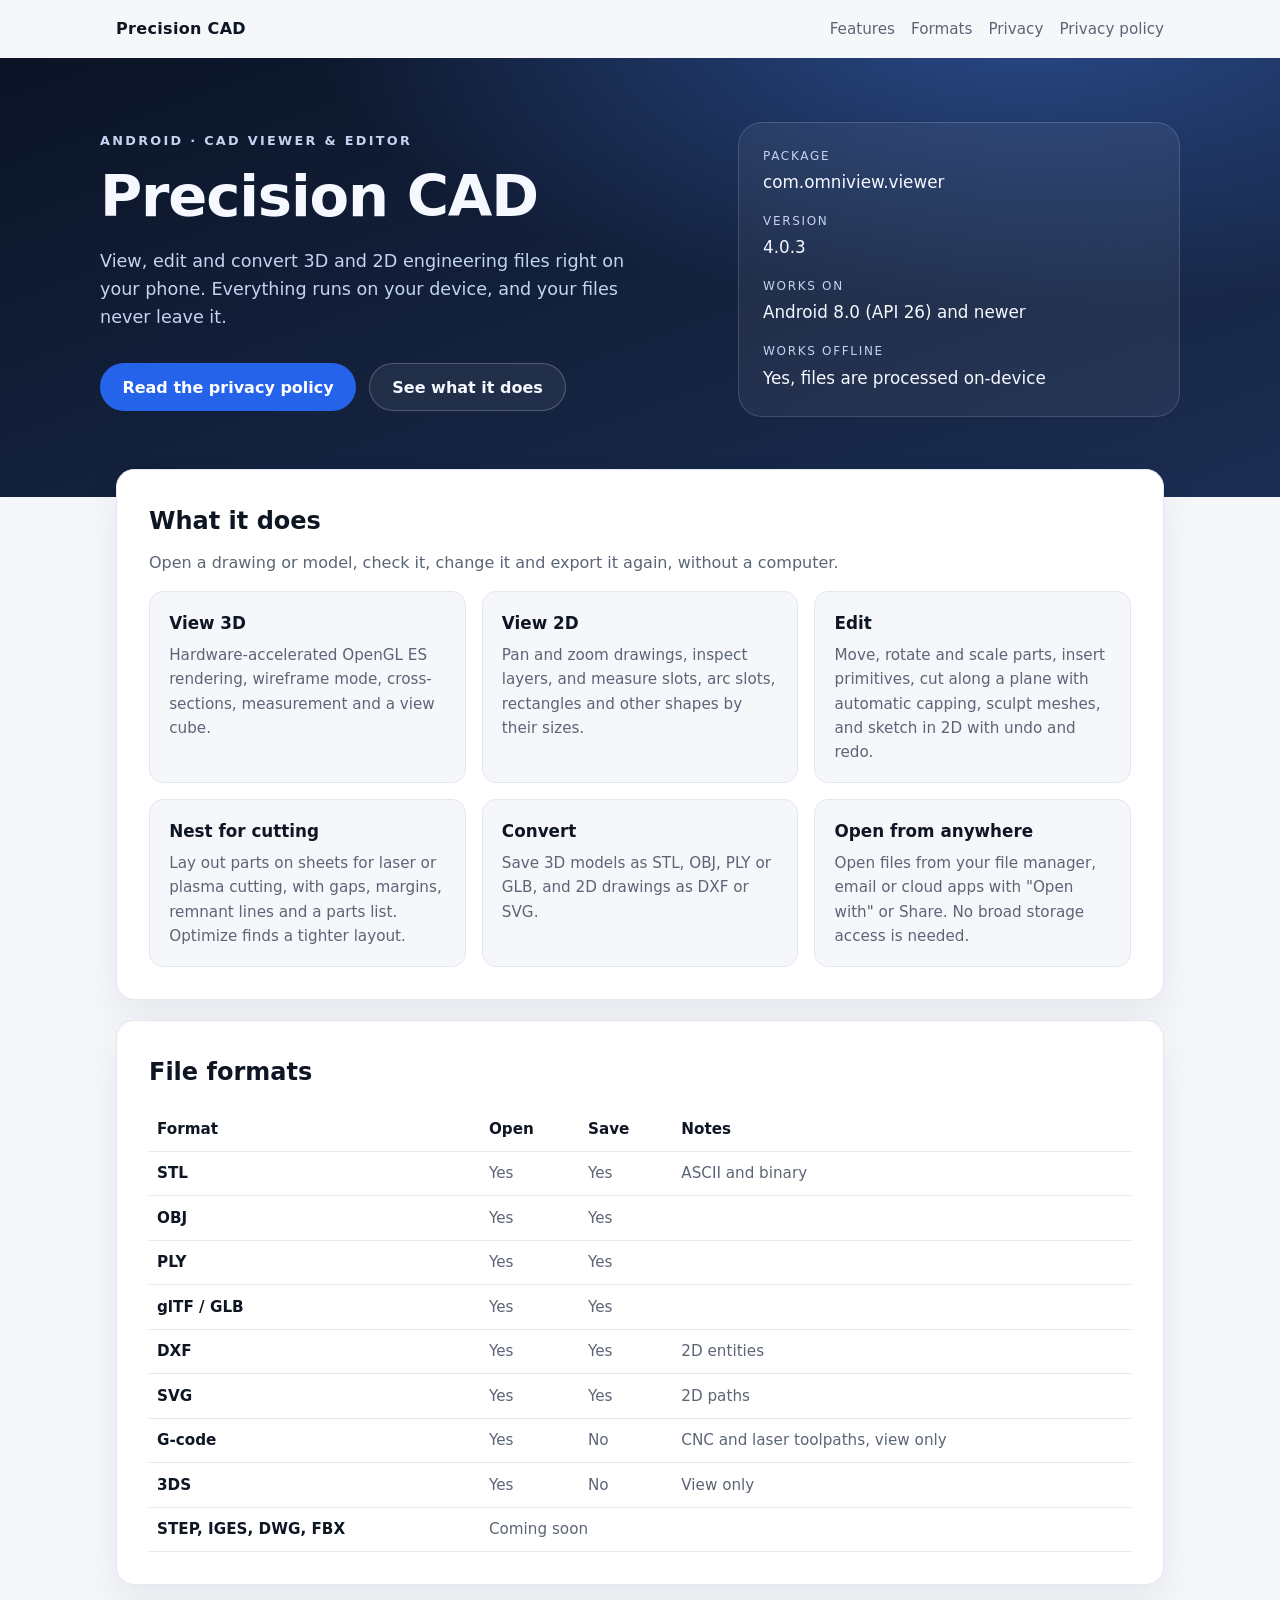
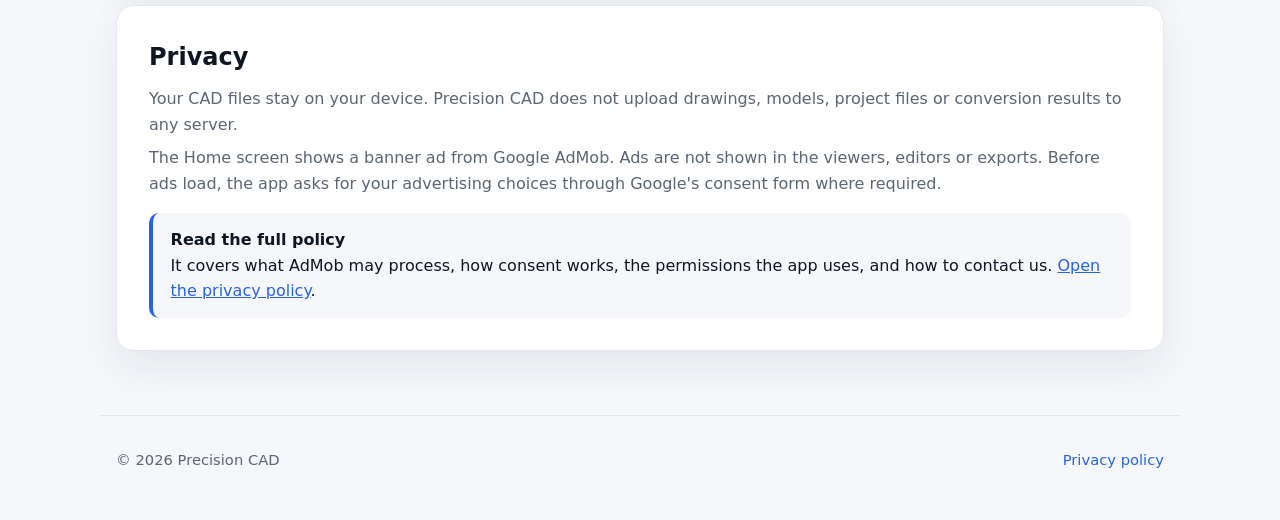
<file: docs/index.html>
<!DOCTYPE html>
<html lang="en">
<head>
  <meta charset="UTF-8" />
  <meta name="viewport" content="width=device-width, initial-scale=1.0" />
  <title>Precision CAD · 3D and 2D CAD viewer, editor and converter for Android</title>
  <meta name="description" content="Precision CAD is an Android app to view, edit and convert 3D and 2D CAD files on your device. STL, OBJ, PLY, GLB, DXF and SVG, fully offline." />
  <meta name="color-scheme" content="light dark" />
  <link rel="stylesheet" href="style.css" />
</head>
<body>
  <header class="site-header">
    <a class="brand" href="#top">Precision CAD</a>
    <nav class="nav" aria-label="Primary">
      <a href="#features">Features</a>
      <a href="#formats">Formats</a>
      <a href="#privacy">Privacy</a>
      <a href="privacy-policy.html">Privacy policy</a>
    </nav>
  </header>

  <section class="hero" id="top">
    <div class="hero-inner">
      <div>
        <p class="eyebrow">Android · CAD viewer &amp; editor</p>
        <h1>Precision CAD</h1>
        <p class="subtitle">View, edit and convert 3D and 2D engineering files right on your phone. Everything runs on your device, and your files never leave it.</p>
        <div class="hero-actions">
          <a class="button primary" href="privacy-policy.html">Read the privacy policy</a>
          <a class="button ghost" href="#features">See what it does</a>
        </div>
      </div>
      <aside class="hero-card" aria-label="App details">
        <dl>
          <div><dt>Package</dt><dd>com.omniview.viewer</dd></div>
          <div><dt>Version</dt><dd>4.0.3</dd></div>
          <div><dt>Works on</dt><dd>Android 8.0 (API 26) and newer</dd></div>
          <div><dt>Works offline</dt><dd>Yes, files are processed on-device</dd></div>
        </dl>
      </aside>
    </div>
  </section>

  <main>
    <section class="section" id="features">
      <h2>What it does</h2>
      <p>Open a drawing or model, check it, change it and export it again, without a computer.</p>
      <div class="grid-3">
        <div class="tile">
          <h3>View 3D</h3>
          <p>Hardware-accelerated OpenGL ES rendering, wireframe mode, cross-sections, measurement and a view cube.</p>
        </div>
        <div class="tile">
          <h3>View 2D</h3>
          <p>Pan and zoom drawings, inspect layers, and measure slots, arc slots, rectangles and other shapes by their sizes.</p>
        </div>
        <div class="tile">
          <h3>Edit</h3>
          <p>Move, rotate and scale parts, insert primitives, cut along a plane with automatic capping, sculpt meshes, and sketch in 2D with undo and redo.</p>
        </div>
        <div class="tile">
          <h3>Nest for cutting</h3>
          <p>Lay out parts on sheets for laser or plasma cutting, with gaps, margins, remnant lines and a parts list. Optimize finds a tighter layout.</p>
        </div>
        <div class="tile">
          <h3>Convert</h3>
          <p>Save 3D models as STL, OBJ, PLY or GLB, and 2D drawings as DXF or SVG.</p>
        </div>
        <div class="tile">
          <h3>Open from anywhere</h3>
          <p>Open files from your file manager, email or cloud apps with "Open with" or Share. No broad storage access is needed.</p>
        </div>
      </div>
    </section>

    <section class="section" id="formats">
      <h2>File formats</h2>
      <table class="formats">
        <thead>
          <tr><th>Format</th><th>Open</th><th>Save</th><th>Notes</th></tr>
        </thead>
        <tbody>
          <tr><td>STL</td><td>Yes</td><td>Yes</td><td>ASCII and binary</td></tr>
          <tr><td>OBJ</td><td>Yes</td><td>Yes</td><td></td></tr>
          <tr><td>PLY</td><td>Yes</td><td>Yes</td><td></td></tr>
          <tr><td>glTF / GLB</td><td>Yes</td><td>Yes</td><td></td></tr>
          <tr><td>DXF</td><td>Yes</td><td>Yes</td><td>2D entities</td></tr>
          <tr><td>SVG</td><td>Yes</td><td>Yes</td><td>2D paths</td></tr>
          <tr><td>G-code</td><td>Yes</td><td>No</td><td>CNC and laser toolpaths, view only</td></tr>
          <tr><td>3DS</td><td>Yes</td><td>No</td><td>View only</td></tr>
          <tr><td>STEP, IGES, DWG, FBX</td><td colspan="2">Coming soon</td><td></td></tr>
        </tbody>
      </table>
    </section>

    <section class="section" id="privacy">
      <h2>Privacy</h2>
      <p>Your CAD files stay on your device. Precision CAD does not upload drawings, models, project files or conversion results to any server.</p>
      <p>The Home screen shows a banner ad from Google AdMob. Ads are not shown in the viewers, editors or exports. Before ads load, the app asks for your advertising choices through Google's consent form where required.</p>
      <div class="notice">
        <strong>Read the full policy</strong><br />
        It covers what AdMob may process, how consent works, the permissions the app uses, and how to contact us. <a href="privacy-policy.html">Open the privacy policy</a>.
      </div>
    </section>
  </main>

  <footer class="site-footer">
    <span>© 2026 Precision CAD</span>
    <span><a href="privacy-policy.html">Privacy policy</a></span>
  </footer>
</body>
</html>
</file>
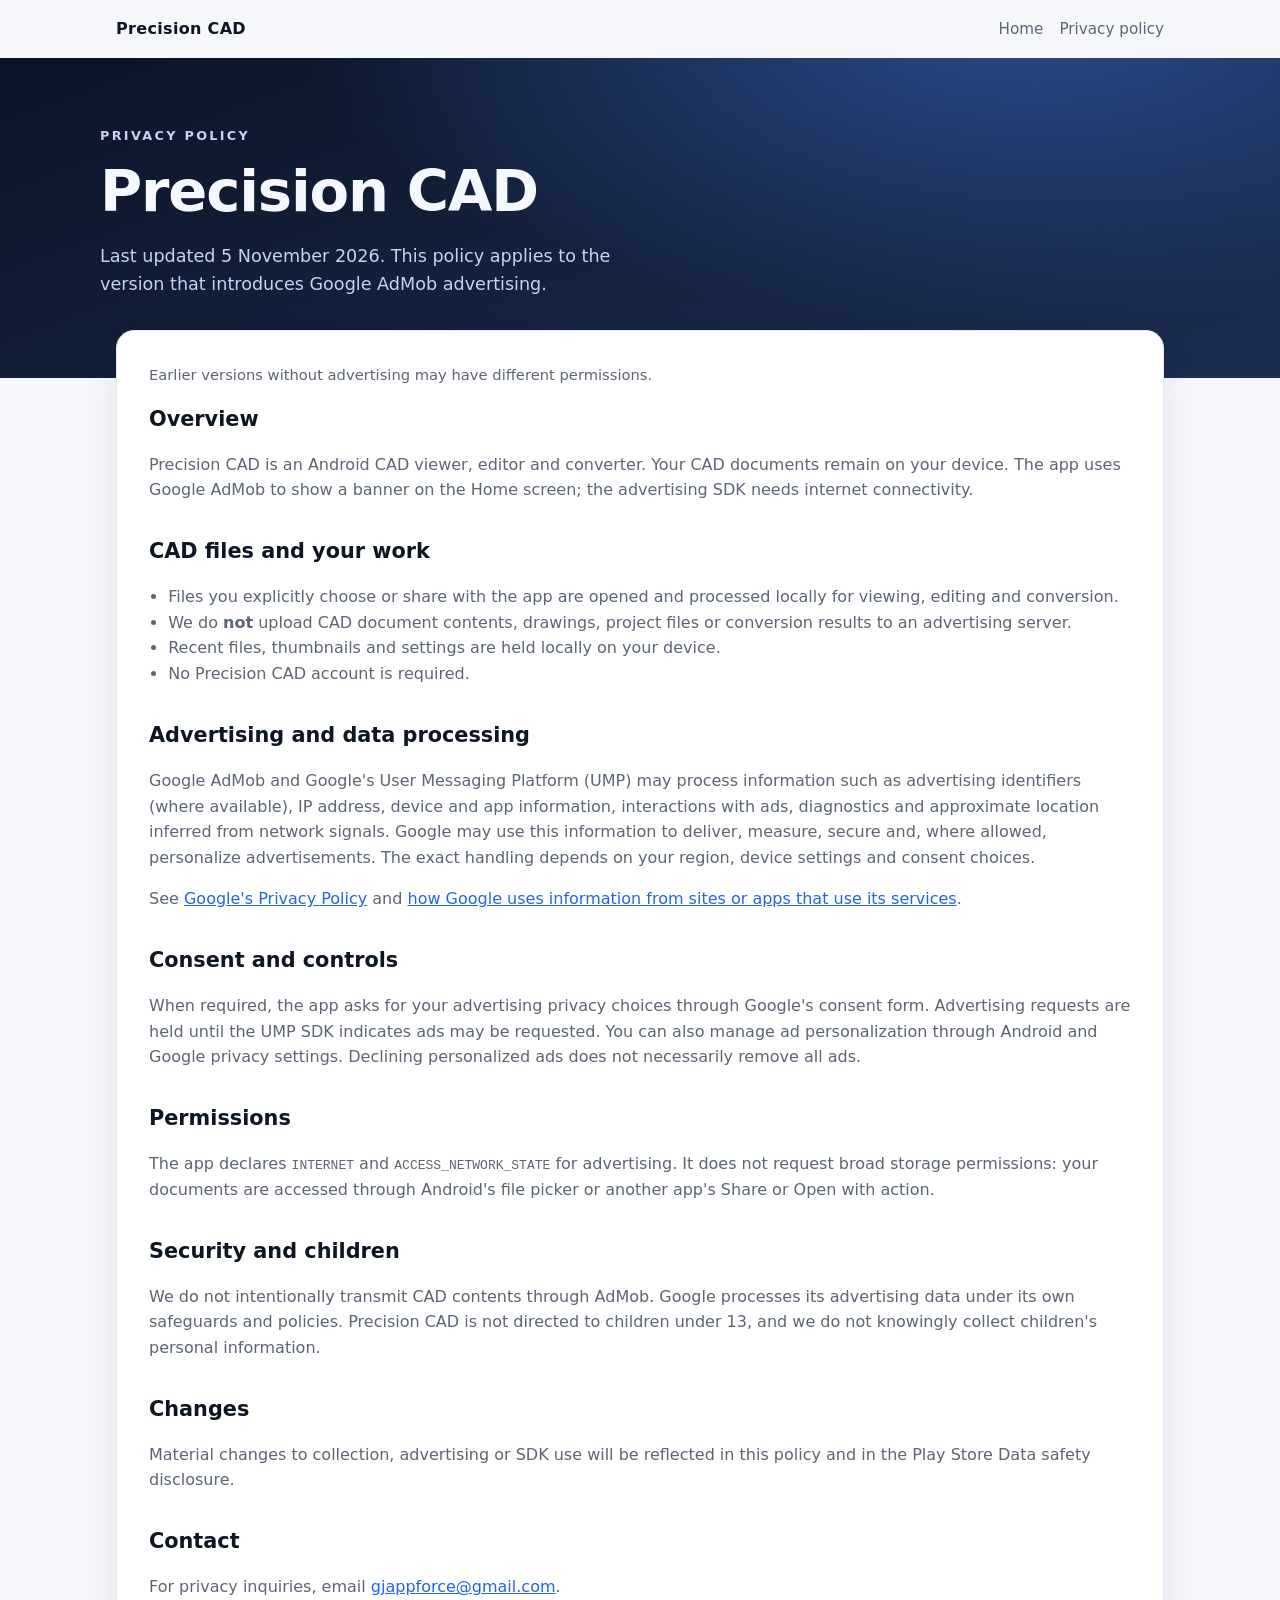
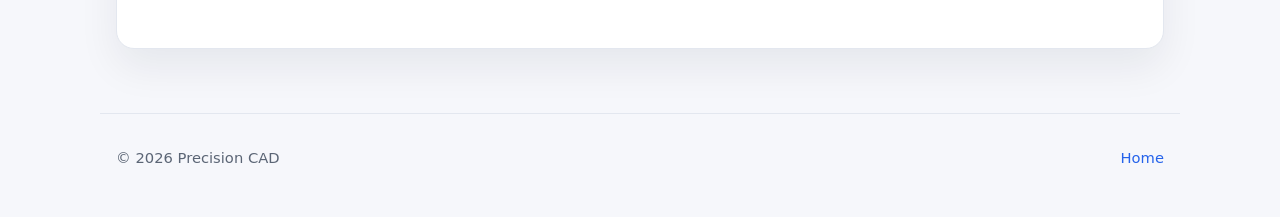
<file: docs/privacy-policy.html>
<!DOCTYPE html>
<html lang="en">
<head>
  <meta charset="UTF-8" />
  <meta name="viewport" content="width=device-width, initial-scale=1.0" />
  <title>Privacy policy · Precision CAD</title>
  <meta name="description" content="Privacy policy for Precision CAD. Your CAD files stay on your device. Covers Google AdMob advertising, consent, permissions and contact." />
  <meta name="color-scheme" content="light dark" />
  <link rel="stylesheet" href="style.css" />
</head>
<body>
  <header class="site-header">
    <a class="brand" href="index.html">Precision CAD</a>
    <nav class="nav" aria-label="Primary">
      <a href="index.html">Home</a>
      <a href="privacy-policy.html" aria-current="page">Privacy policy</a>
    </nav>
  </header>

  <section class="hero">
    <div class="hero-inner">
      <div>
        <p class="eyebrow">Privacy policy</p>
        <h1>Precision CAD</h1>
        <p class="subtitle">Last updated 5 November 2026. This policy applies to the version that introduces Google AdMob advertising.</p>
      </div>
    </div>
  </section>

  <main>
    <article class="doc">
      <p class="meta">Earlier versions without advertising may have different permissions.</p>

      <h2>Overview</h2>
      <p>Precision CAD is an Android CAD viewer, editor and converter. Your CAD documents remain on your device. The app uses Google AdMob to show a banner on the Home screen; the advertising SDK needs internet connectivity.</p>

      <h2>CAD files and your work</h2>
      <ul>
        <li>Files you explicitly choose or share with the app are opened and processed locally for viewing, editing and conversion.</li>
        <li>We do <strong>not</strong> upload CAD document contents, drawings, project files or conversion results to an advertising server.</li>
        <li>Recent files, thumbnails and settings are held locally on your device.</li>
        <li>No Precision CAD account is required.</li>
      </ul>

      <h2>Advertising and data processing</h2>
      <p>Google AdMob and Google's User Messaging Platform (UMP) may process information such as advertising identifiers (where available), IP address, device and app information, interactions with ads, diagnostics and approximate location inferred from network signals. Google may use this information to deliver, measure, secure and, where allowed, personalize advertisements. The exact handling depends on your region, device settings and consent choices.</p>
      <p>See <a href="https://policies.google.com/privacy">Google's Privacy Policy</a> and <a href="https://policies.google.com/technologies/partner-sites">how Google uses information from sites or apps that use its services</a>.</p>

      <h2>Consent and controls</h2>
      <p>When required, the app asks for your advertising privacy choices through Google's consent form. Advertising requests are held until the UMP SDK indicates ads may be requested. You can also manage ad personalization through Android and Google privacy settings. Declining personalized ads does not necessarily remove all ads.</p>

      <h2>Permissions</h2>
      <p>The app declares <code>INTERNET</code> and <code>ACCESS_NETWORK_STATE</code> for advertising. It does not request broad storage permissions: your documents are accessed through Android's file picker or another app's Share or Open with action.</p>

      <h2>Security and children</h2>
      <p>We do not intentionally transmit CAD contents through AdMob. Google processes its advertising data under its own safeguards and policies. Precision CAD is not directed to children under 13, and we do not knowingly collect children's personal information.</p>

      <h2>Changes</h2>
      <p>Material changes to collection, advertising or SDK use will be reflected in this policy and in the Play Store Data safety disclosure.</p>

      <h2>Contact</h2>
      <p>For privacy inquiries, email <a href="mailto:gjappforce@gmail.com">gjappforce@gmail.com</a>.</p>
    </article>
  </main>

  <footer class="site-footer">
    <span>© 2026 Precision CAD</span>
    <span><a href="index.html">Home</a></span>
  </footer>
</body>
</html>
</file>
<file: docs/style.css>
:root {
  --bg: #f6f7fb;
  --surface: #ffffff;
  --text: #0e1624;
  --muted: #5b6575;
  --border: #e3e7ef;
  --accent: #2563eb;
  --accent-ink: #ffffff;
  --hero-a: #0b1426;
  --hero-b: #1b2d52;
  --hero-text: #f5f8ff;
  --hero-muted: #c4d3f0;
  --shadow: 0 18px 40px rgba(14, 22, 36, 0.07);
  --radius: 18px;
}

@media (prefers-color-scheme: dark) {
  :root:not([data-theme="light"]) {
    --bg: #0b1020;
    --surface: #131a2e;
    --text: #e8edf7;
    --muted: #9aa6bd;
    --border: #243049;
    --accent: #5b8cff;
    --accent-ink: #0b1020;
    --shadow: 0 18px 40px rgba(0, 0, 0, 0.35);
  }
}

:root[data-theme="dark"] {
  --bg: #0b1020;
  --surface: #131a2e;
  --text: #e8edf7;
  --muted: #9aa6bd;
  --border: #243049;
  --accent: #5b8cff;
  --accent-ink: #0b1020;
  --shadow: 0 18px 40px rgba(0, 0, 0, 0.35);
}

* { box-sizing: border-box; }

html { -webkit-text-size-adjust: 100%; }

body {
  margin: 0;
  font-family: Inter, system-ui, -apple-system, BlinkMacSystemFont, "Segoe UI", Roboto, sans-serif;
  line-height: 1.6;
  color: var(--text);
  background: var(--bg);
}

img, svg { max-width: 100%; height: auto; }

a { color: var(--accent); }

/* ---------- Header / hero ---------- */
.site-header {
  max-width: 1080px;
  margin: 0 auto;
  padding: 1rem 16px;
  display: flex;
  align-items: center;
  justify-content: space-between;
  gap: 1rem;
}
.brand {
  font-weight: 800;
  letter-spacing: 0.02em;
  color: var(--text);
  text-decoration: none;
}
.nav { display: flex; gap: 1rem; flex-wrap: wrap; }
.nav a { color: var(--muted); text-decoration: none; font-size: 0.95rem; }
.nav a:hover { color: var(--text); }

.hero {
  background: radial-gradient(1200px 500px at 80% -10%, #2a4a8a 0%, transparent 60%),
              linear-gradient(160deg, var(--hero-a) 0%, var(--hero-b) 100%);
  color: var(--hero-text);
  padding: 4rem 16px 5rem;
}
.hero-inner {
  max-width: 1080px;
  margin: 0 auto;
  display: grid;
  gap: 2.5rem;
  grid-template-columns: 1.15fr 0.85fr;
  align-items: center;
}
.eyebrow {
  display: inline-block;
  font-size: 0.8rem;
  font-weight: 700;
  letter-spacing: 0.18em;
  text-transform: uppercase;
  color: var(--hero-muted);
  margin: 0 0 1rem;
}
.hero h1 {
  margin: 0;
  font-size: clamp(2.4rem, 5vw, 3.6rem);
  line-height: 1.05;
  letter-spacing: -0.02em;
}
.subtitle {
  font-size: 1.1rem;
  color: var(--hero-muted);
  max-width: 34rem;
  margin: 1.2rem 0 0;
}
.hero-actions {
  display: flex;
  gap: 0.8rem;
  flex-wrap: wrap;
  margin-top: 2rem;
}
.button {
  display: inline-flex;
  align-items: center;
  justify-content: center;
  min-height: 48px;
  padding: 0 1.4rem;
  border-radius: 999px;
  font-weight: 700;
  text-decoration: none;
}
.button.primary { background: var(--accent); color: var(--accent-ink); }
.button.ghost {
  color: var(--hero-text);
  border: 1px solid rgba(255, 255, 255, 0.22);
  background: rgba(255, 255, 255, 0.06);
}

.hero-card {
  background: rgba(255, 255, 255, 0.06);
  border: 1px solid rgba(255, 255, 255, 0.14);
  border-radius: 24px;
  padding: 1.5rem;
  backdrop-filter: blur(6px);
}
.hero-card dl { margin: 0; display: grid; gap: 1rem; }
.hero-card dt {
  font-size: 0.75rem;
  letter-spacing: 0.14em;
  text-transform: uppercase;
  color: var(--hero-muted);
}
.hero-card dd { margin: 0.2rem 0 0; font-size: 1.05rem; }

/* ---------- Sections ---------- */
main { max-width: 1080px; margin: -3rem auto 0; padding: 0 16px 4rem; }
.section {
  background: var(--surface);
  border: 1px solid var(--border);
  border-radius: var(--radius);
  box-shadow: var(--shadow);
  padding: 2rem;
  margin-top: 1.25rem;
}
.section h2 { margin: 0 0 0.6rem; font-size: 1.5rem; }
.section p { color: var(--muted); margin: 0.5rem 0; }
.section ul { color: var(--muted); padding-left: 1.2rem; }

.grid-3 {
  display: grid;
  gap: 1rem;
  grid-template-columns: repeat(auto-fit, minmax(240px, 1fr));
  margin-top: 1rem;
}
.tile {
  background: var(--bg);
  border: 1px solid var(--border);
  border-radius: 14px;
  padding: 1.1rem 1.2rem;
}
.tile h3 { margin: 0 0 0.4rem; font-size: 1.05rem; color: var(--text); }
.tile p { margin: 0; font-size: 0.95rem; }

.formats {
  width: 100%;
  border-collapse: collapse;
  margin-top: 1rem;
  font-size: 0.95rem;
}
.formats th, .formats td {
  text-align: left;
  padding: 0.6rem 0.5rem;
  border-bottom: 1px solid var(--border);
  color: var(--muted);
}
.formats th { color: var(--text); font-weight: 700; }
.formats td:first-child { color: var(--text); font-weight: 600; }

.notice {
  border-left: 4px solid var(--accent);
  padding: 0.9rem 1.1rem;
  background: var(--bg);
  border-radius: 10px;
  margin-top: 1rem;
}

.site-footer {
  max-width: 1080px;
  margin: 0 auto;
  padding: 2rem 16px 3rem;
  color: var(--muted);
  font-size: 0.92rem;
  display: flex;
  flex-wrap: wrap;
  gap: 0.75rem 1.5rem;
  justify-content: space-between;
  border-top: 1px solid var(--border);
}
.site-footer a { text-decoration: none; }

/* ---------- Privacy page ---------- */
.doc {
  background: var(--surface);
  border: 1px solid var(--border);
  border-radius: var(--radius);
  box-shadow: var(--shadow);
  padding: 2rem;
  margin-top: -3rem;
}
.doc h2 { margin: 2rem 0 0.5rem; font-size: 1.3rem; }
.doc h2:first-of-type { margin-top: 0.5rem; }
.doc p, .doc li { color: var(--muted); }
.doc ul { padding-left: 1.2rem; }
.meta { font-size: 0.92rem; color: var(--muted); margin: 0 0 1rem; }

/* ---------- Responsive ---------- */
@media (max-width: 800px) {
  .hero { padding: 2.5rem 16px 3.5rem; }
  .hero-inner { grid-template-columns: 1fr; gap: 1.8rem; }
  main { margin-top: -2rem; }
  .section, .doc { padding: 1.4rem; }
  .site-header { flex-direction: column; align-items: flex-start; }
}
</file>
